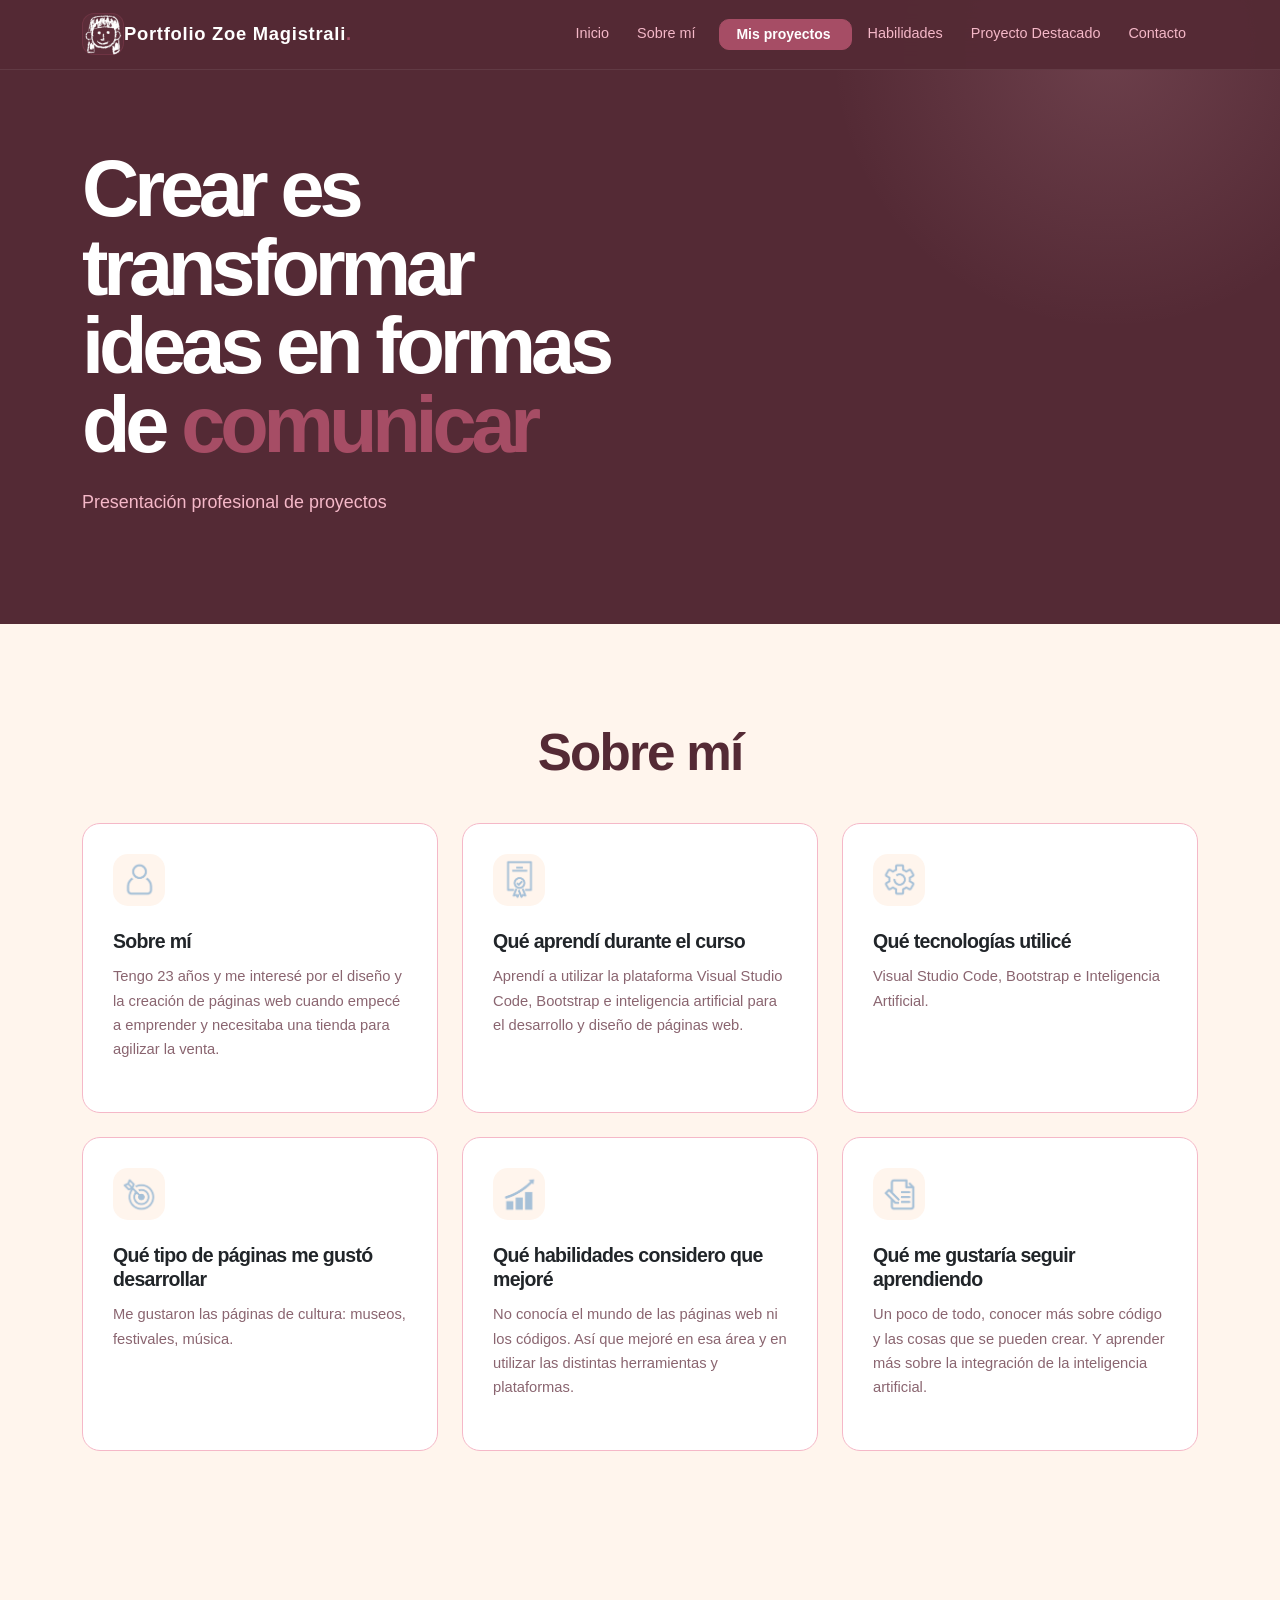
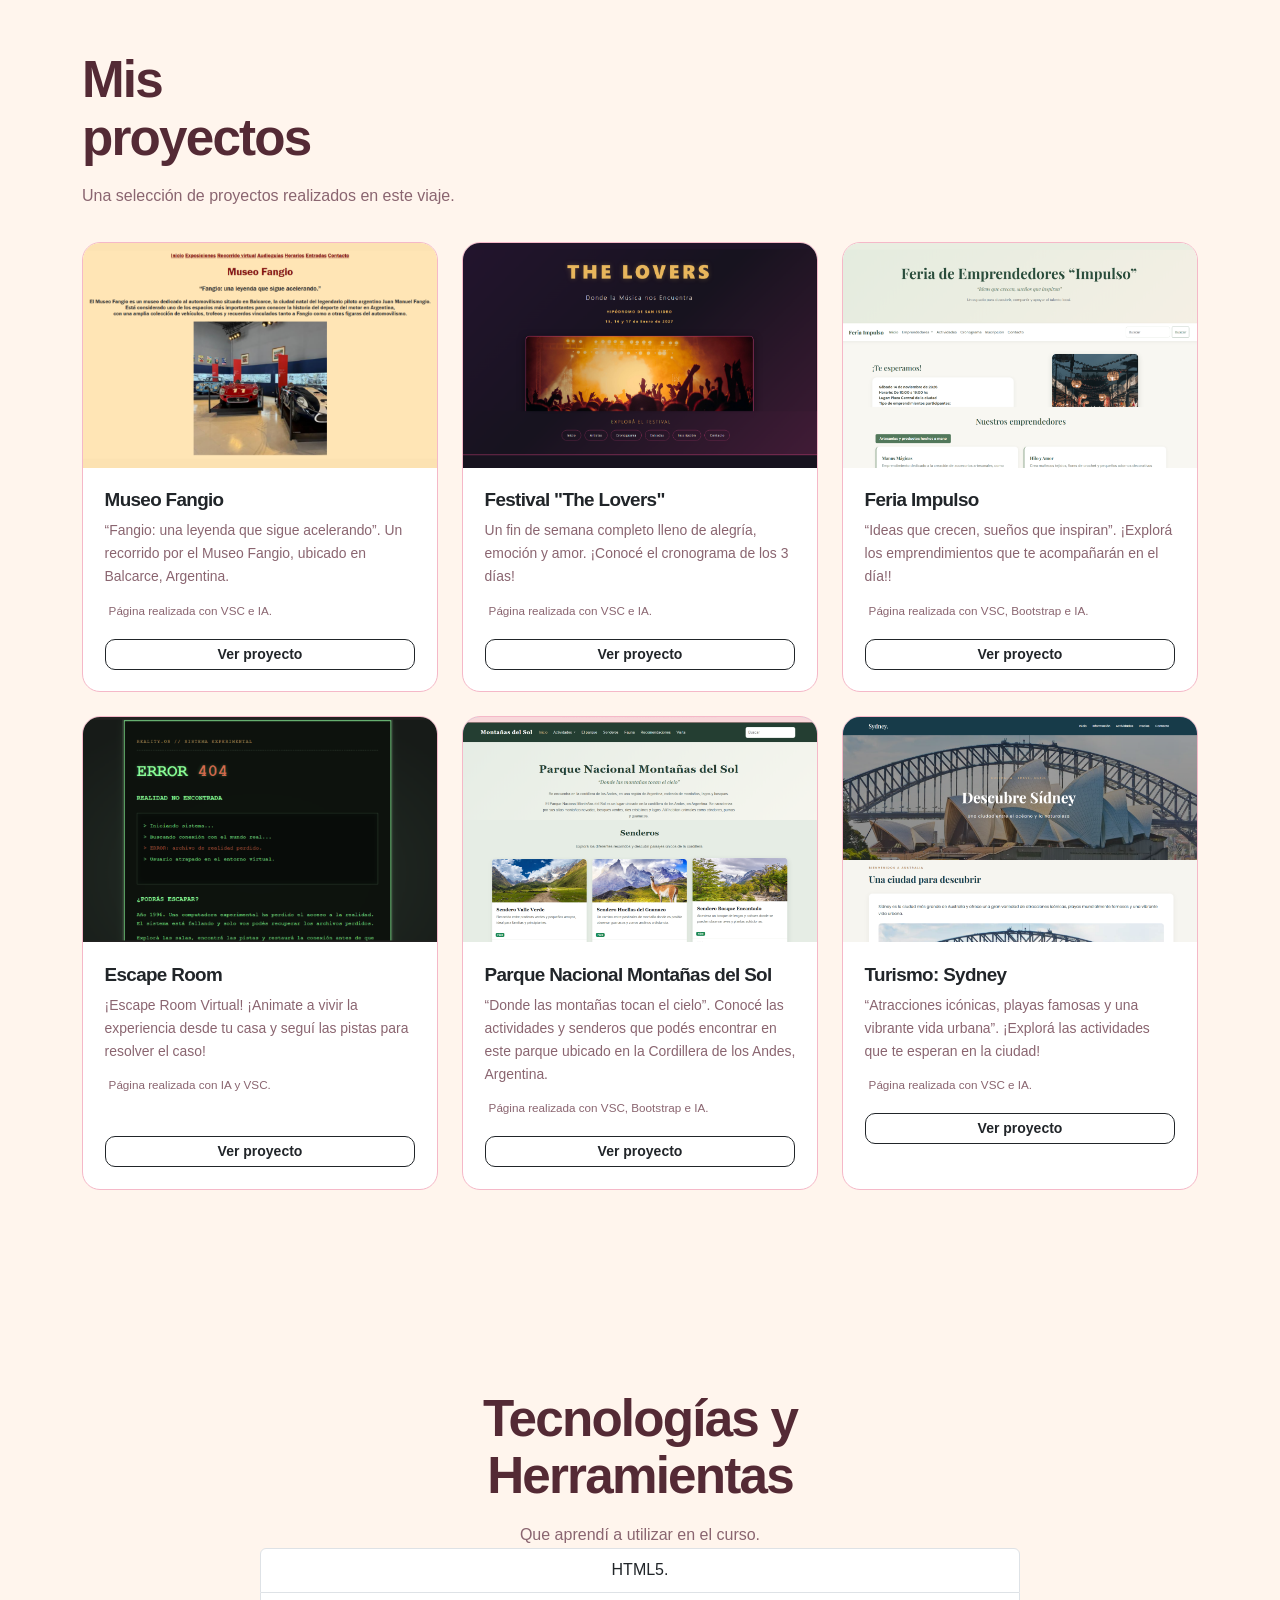
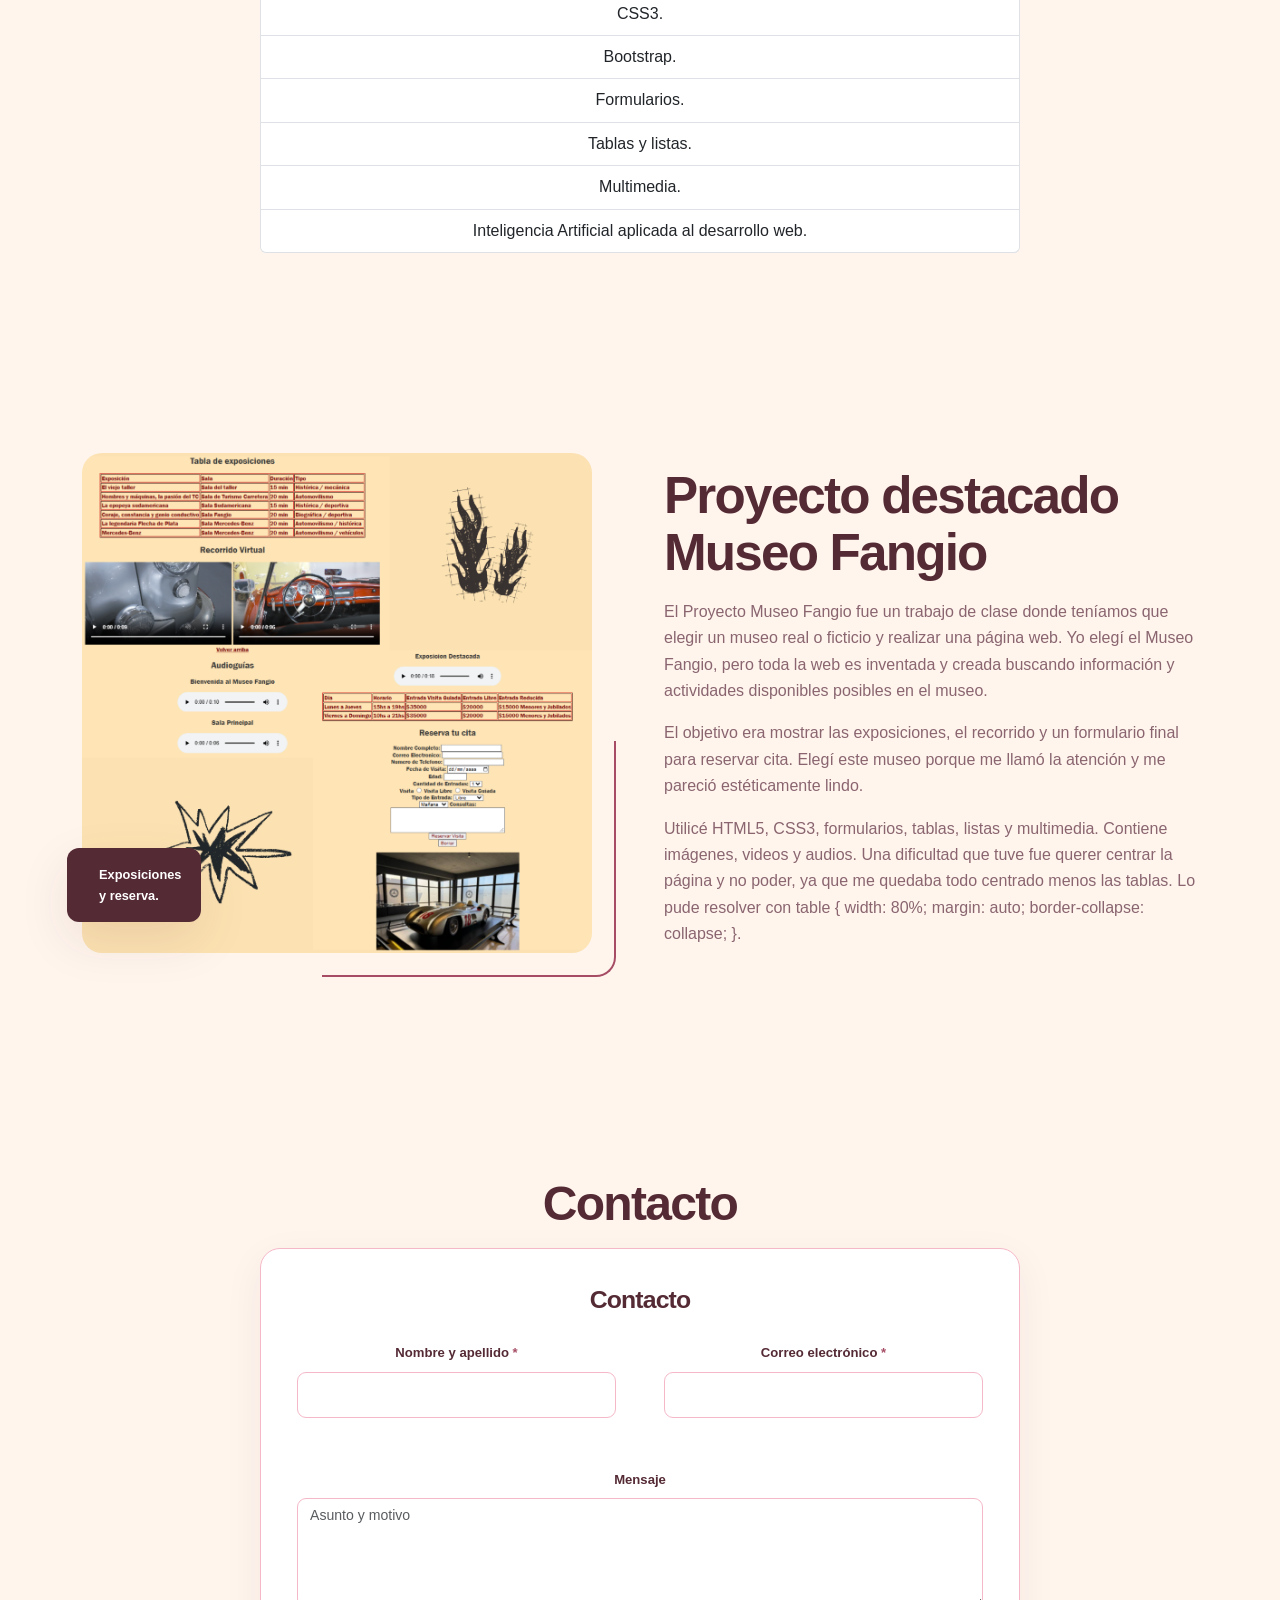
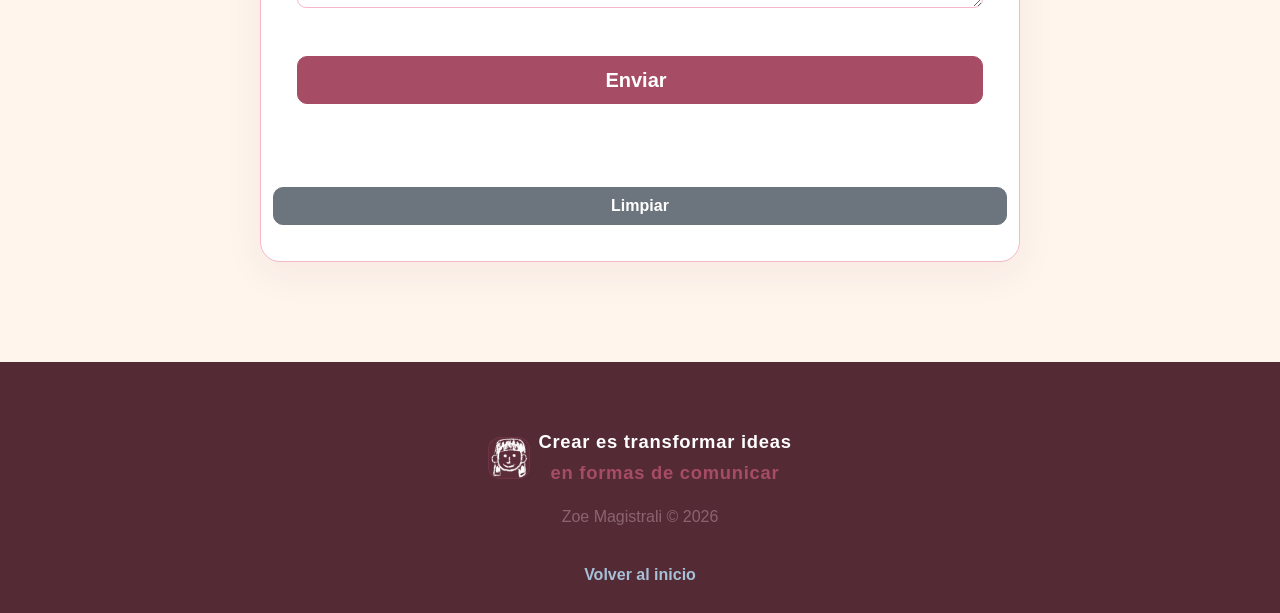
<file: index.html>
<!doctype html>
<html lang="en">
  <head>
     <meta charset="utf-8">
    <meta name="viewport" content="width=device-width, initial-scale=1">
    <title>Portfolio Zoe Magistrali</title>
    <link href="https://cdn.jsdelivr.net/npm/bootstrap@5.3.8/dist/css/bootstrap.min.css" rel="stylesheet" integrity="sha384-sRIl4kxILFvY47J16cr9ZwB07vP4J8+LH7qKQnuqkuIAvNWLzeN8tE5YBujZqJLB" crossorigin="anonymous">
    <link rel="stylesheet" href="style.css">
  </head>
  <body>
      <header>
    <nav class="navbar navbar-expand-lg navbar-dark fixed-top homection-nav" aria-label="Navegación principal">
      <div class="container">
        <span class="brand-mark">
            <img src="IMG/YO sin fondo.png" alt="Logo zoe" class="logo-img">
          </span>
        <a class="navbar-brand d-flex align-items-center gap-2" href="#inicio" aria-label="Homection, ir al inicio">
         
          <span class="brand-word">Portfolio Zoe Magistrali<span class="brand-dot">.</span></span>
        </a>
        <button class="navbar-toggler" type="button" data-bs-toggle="collapse" data-bs-target="#navPrincipal" aria-controls="navPrincipal" aria-expanded="false" aria-label="Abrir menú de navegación">
          <span class="navbar-toggler-icon"></span>
        </button>
        <div class="collapse navbar-collapse" id="navPrincipal">
          <ul class="navbar-nav ms-auto align-items-lg-center gap-lg-1">
            <li class="nav-item"><a class="nav-link" href="#inicio">Inicio</a></li>
            <li class="nav-item"><a class="nav-link" href="#Sobre mí">Sobre mí</a></li>
            <li class="nav-item ms-lg-2"><a class="btn btn-cyan btn-sm px-3" href="#proyectos">Mis proyectos<i class="bi bi-arrow-up-right ms-1" aria-hidden="true"></i></a></li>
            <li class="nav-item"><a class="nav-link" href="#habilidades">Habilidades</a></li>
            <li class="nav-item"><a class="nav-link" href="#destacado">Proyecto Destacado</a></li>
            <li class="nav-item"><a class="nav-link" href="#contacto">Contacto</a></li>
          </ul>
        </div>
      </div>
    </nav>
  </header>
  
  <main id="contenido">
    <section class="hero-section" id="inicio">
      <div class="hero-glow" aria-hidden="true"></div>
      <div class="container position-relative">
        <div class="row align-items-center g-5">
          <div class="col-lg-6">
            <h1>Crear es transformar ideas en formas de <span class="text-cyan">comunicar</span></h1>
            <p class="hero-lead">Presentación profesional de proyectos</p>
            <div class="d-flex flex-column flex-sm-row gap-3 mt-4">
            </div>
          </div>
        </div>
      </div>
    </section>

              
    <section class="section-padding section-light" id="Sobre mí">
      <div class="container">
        <div class="section-heading text-center mx-auto">
          <h2>Sobre <span class="text-cyan-dark">mí</span></h2>
        </div>
        

        <div class="row g-4 mt-2">
         <div class="col-md-6 col-lg-4">
            <article class="card solution-card h-100">
              <div class="solution-icon"><img src="IMG/yo.png" alt="" class="solution-img"></div>
              <h3>Sobre mí</h3>
              <p>Tengo 23 años y me interesé por el diseño y la creación de páginas web cuando empecé a emprender y necesitaba una tienda para agilizar la venta.</p>
            </article>
          </div>
        
          <div class="col-md-6 col-lg-4">
            <article class="card solution-card h-100">
              <div class="solution-icon"><img src="IMG/que aprendi.png" alt="" class="solution-img"></div>
              <h3>Qué aprendí durante el curso</h3>
              <p>Aprendí a utilizar la plataforma Visual Studio Code, Bootstrap e inteligencia artificial para el desarrollo y diseño de páginas web.</p>
              </article>
          </div>

          <div class="col-md-6 col-lg-4">
            <article class="card solution-card h-100">
              <div class="solution-icon"><img src="IMG/tecnolog.png" alt="" class="solution-img"></div>
              <h3>Qué tecnologías utilicé</h3>
              <p>Visual Studio Code, Bootstrap e Inteligencia Artificial.</p>
            </article>
          </div>

          <div class="col-md-6 col-lg-4">
            <article class="card solution-card h-100">
              <div class="solution-icon"><img src="IMG/paginas.png" alt="" class="solution-img"></div>
              <h3>Qué tipo de páginas me gustó desarrollar</h3>
              <p>Me gustaron las páginas de cultura: museos, festivales, música.</p>
            </article>
          </div>

          <div class="col-md-6 col-lg-4">
            <article class="card solution-card h-100">
              <div class="solution-icon"><img src="IMG/habilidades.png" alt="" class="solution-img"></div>
              <h3>Qué habilidades considero que mejoré</h3>
              <p>No conocía el mundo de las páginas web ni los códigos. Así que mejoré en esa área y en utilizar las distintas herramientas y plataformas.</p>
            </article>
          </div>

          <div class="col-md-6 col-lg-4">
            <article class="card solution-card h-100">
              <div class="solution-icon"><img src="IMG/aprendiendo.png" alt="" class="solution-img"></div>
              <h3>Qué me gustaría seguir aprendiendo</h3>
              <p>Un poco de todo, conocer más sobre código y las cosas que se pueden crear. Y aprender más sobre la integración de la inteligencia artificial.</p>
          </div>
        </div>
      </div>
    </section>

    


   




<section class="section-padding section-light" id="proyectos">
      <div class="container">
        <div class="section-heading">
          <div class="d-flex flex-column flex-lg-row justify-content-between align-items-lg-end gap-3">
            <div><h2>Mis <br><span class="text-cyan-dark">proyectos</span></h2><p class="mb-0">Una selección de proyectos realizados en este viaje.</p></div>
            <span class="price-note"><i class="bi bi-info-circle me-1" aria-hidden="true"></i></span>
          </div>
        </div>

        <div class="row g-4 mt-2">
          <div class="col-sm-6 col-lg-4">
            <article class="card product-card h-100">
              <div class="product-image-wrap"><img src="IMG/image4.png" alt="Cámara de seguridad doméstica compacta" class="product-image"></div>
              <div class="card-body d-flex flex-column"><h3 class="product-title">Museo Fangio</h3><p class="product-function">“Fangio: una leyenda que sigue acelerando”. Un recorrido por el Museo Fangio, ubicado en Balcarce, Argentina.</p><p class="compatibility"><i class="bi bi-wifi me-1" aria-hidden="true"></i>Página realizada con VSC e IA.</p>
                <div class="mt-auto d-flex justify-content-between align-items-center gap-2"></div>
                <a href="14 Museo Fangio/14museofangio.html" class="btn btn-outline-dark btn-sm product-detail"target="_blank">Ver proyecto</a>
            </article>
          </div>

          <div class="col-sm-6 col-lg-4">
            <article class="card product-card h-100">
              <div class="product-image-wrap"><img src="IMG/img festival.png" alt="Cámara de seguridad doméstica compacta" class="product-image"></div>
              <div class="card-body d-flex flex-column"><h3 class="product-title">Festival "The Lovers"</h3><p class="product-function">Un fin de semana completo lleno de alegría, emoción y amor. ¡Conocé el cronograma de los 3 días!</p><p class="compatibility"><i class="bi bi-wifi me-1" aria-hidden="true"></i>Página realizada con VSC e IA.</p>
             <div class="mt-auto d-flex justify-content-between align-items-center gap-2"></div>
                <a href="IA festival/IA festival.html" class="btn btn-outline-dark btn-sm product-detail"target="_blank">Ver proyecto</a>
            </article>
          </div>

          <div class="col-sm-6 col-lg-4">
            <article class="card product-card h-100">
              <div class="product-image-wrap"><img src="IMG/img feria.png" alt="Cámara de seguridad doméstica compacta" class="product-image"></div>
              <div class="card-body d-flex flex-column"><h3 class="product-title">Feria Impulso</h3><p class="product-function">“Ideas que crecen, sueños que inspiran”. ¡Explorá los emprendimientos que te acompañarán en el día!!</p><p class="compatibility"><i class="bi bi-wifi me-1" aria-hidden="true"></i>Página realizada con VSC, Bootstrap e IA.</p>
                <a href="ia feria emp/ia feria emp.html" class="btn btn-outline-dark btn-sm product-detail"target="_blank">Ver proyecto</a>
            </article>
          </div>

          <div class="col-sm-6 col-lg-4">
            <article class="card product-card h-100">
              <div class="product-image-wrap"><img src="IMG/image3.png" alt="Cámara de seguridad doméstica compacta" class="product-image"></div>
              <div class="card-body d-flex flex-column"><h3 class="product-title">Escape Room</h3><p class="product-function">¡Escape Room Virtual! ¡Animate a vivir la experiencia desde tu casa y seguí las pistas para resolver el caso!</p><p class="compatibility"><i class="bi bi-wifi me-1" aria-hidden="true"></i>Página realizada con IA y VSC.</p>
             <div class="mt-auto d-flex justify-content-between align-items-center gap-2"></div>
                <a href="17 Escape Room/17 Escape Room.html" class="btn btn-outline-dark btn-sm product-detail"target="_blank">Ver proyecto</a>
            </article>
          </div>

          <div class="col-sm-6 col-lg-4">
            <article class="card product-card h-100">
              <div class="product-image-wrap"><img src="IMG/parque nac.png" alt="Cámara de seguridad doméstica compacta" class="product-image"></div>
              <div class="card-body d-flex flex-column"><h3 class="product-title">Parque Nacional Montañas del Sol</h3><p class="product-function">“Donde las montañas tocan el cielo”. Conocé las actividades y senderos que podés encontrar en este parque ubicado en la Cordillera de los Andes, Argentina.</p><p class="compatibility"><i class="bi bi-wifi me-1" aria-hidden="true"></i>Página realizada con VSC, Bootstrap e IA.</p>
                <a href="IA parque nacional.html" class="btn btn-outline-dark btn-sm product-detail"target="_blank">Ver proyecto</a>
            </article>
          </div>

          <div class="col-sm-6 col-lg-4">
            <article class="card product-card h-100">
              <div class="product-image-wrap"><img src="IMG/turismo sidney.png" alt="Cámara de seguridad doméstica compacta" class="product-image"></div>
              <div class="card-body d-flex flex-column"><h3 class="product-title">Turismo: Sydney</h3><p class="product-function">“Atracciones icónicas, playas famosas y una vibrante vida urbana”. ¡Explorá las actividades que te esperan en la ciudad!</p><p class="compatibility"><i class="bi bi-wifi me-1" aria-hidden="true"></i>Página realizada con VSC e IA.</p>
                <a href="7 pag turismo x2.html" class="btn btn-outline-dark btn-sm product-detail"target="_blank">Ver proyecto</a>
            </article>
          </div>
        </div>
    </section>


        
        <section class="section-padding section-light" id="habilidades">
      <div class="container">
        <div class="section-heading text-center mx-auto">
          <div><h2>Tecnologías y <br><span class="text-cyan-dark">Herramientas</span></h2>
            <p class="mb-0">Que aprendí a utilizar en el curso.</p></div>
    <ul class="list-group">
  <li class="list-group-item">HTML5.</li>
  <li class="list-group-item">CSS3.</li>
  <li class="list-group-item">Bootstrap.</li>
  <li class="list-group-item">Formularios.</li>
  <li class="list-group-item">Tablas y listas.</li>
  <li class="list-group-item">Multimedia.</li>
  <li class="list-group-item">Inteligencia Artificial aplicada al desarrollo web.</li>
    </ul>
        </div>
      </div>
      </section>

      <section class="section-padding section-light" id="destacado">
      <div class="container">
        <div class="row align-items-center g-5">
          <div class="col-lg-6">
            <div class="about-image-wrap">
              <a href="14 Museo Fangio/14museofangio.html"><img src="IMG/fangio cuadrada.png" alt="museo" class="about-image"></a>
              
              <div class="about-stamp"><i class="bi bi-house-heart" aria-hidden="true"></i><span>Exposiciones <br>y reserva.</span></div>
            </div>
          </div>
          <div class="col-lg-6">
            <h2>Proyecto destacado<br><span class="text-cyan-dark"> Museo Fangio</span></h2>
            <p>El Proyecto Museo Fangio fue un trabajo de clase donde teníamos que elegir un museo real o ficticio y realizar una página web. Yo elegí el Museo Fangio, pero toda la web es inventada y creada buscando información y actividades disponibles posibles en el museo.</p>
            <p>El objetivo era mostrar las exposiciones, el recorrido y un formulario final para reservar cita. Elegí este museo porque me llamó la atención y me pareció estéticamente lindo.</p>
            <p>Utilicé HTML5, CSS3, formularios, tablas, listas y multimedia. Contiene imágenes, videos y audios. Una dificultad que tuve fue querer centrar la página y no poder, ya que me quedaba todo centrado menos las tablas. Lo pude resolver con table { width: 80%; margin: auto; border-collapse: collapse; }. </p>
            <div class="row g-3 mt-3">
            </div>
          </div>
        </div>
      </div>
    </section>




    <section class="section-padding contact-section" id="contacto">
      <div class="container">
            <div class="section-heading text-center mx-auto">
            <h2><span class="text-cyan-dark">Contacto</span></h2>
            <div class="contact-form-card">
              <div class="form-heading"><h3>Contacto</h3></div>
              <div class="alert alert-success d-none" id="formSuccess" role="status" tabindex="-1">¡Formulario validado! Esta demo no envía los datos a un servidor. Para recibir consultas reales, hay que conectar el formulario con un backend o servicio de formularios.</div>
              <form id="contactForm" novalidate>
                <div class="row g-5">
                  <div class="col-md-6"><label for="nombre" class="form-label">Nombre y apellido <span class="required">*</span></label><input type="text" class="form-control" id="nombre" name="nombre" autocomplete="name" required><div class="invalid-feedback">Ingresá tu nombre y apellido.</div></div>
                  <div class="col-md-6"><label for="email" class="form-label">Correo electrónico <span class="required">*</span></label><input type="email" class="form-control" id="email" name="email" autocomplete="email" required><div class="invalid-feedback">Ingresá un correo válido.</div></div>
                  <div class="col-12"><label for="comentarios" class="form-label">Mensaje</label><textarea class="form-control" id="comentarios" name="comentarios" rows="4" placeholder="Asunto y motivo"></textarea></div>
                  <div class="col-12"><button class="btn btn-cyan btn-lg w-100" type="submit">Enviar <i class="bi bi-arrow-right ms-2" aria-hidden="true"></i></button><p class="form-privacy mt-3 mb-0"><i class="bi bi-lock me-1" aria-hidden="true"></i></p></div>
                  <input type="checkbox" class="btn-check" id="btn-check-2-outlined" checked autocomplete="off"><label class="btn btn-outline-secondary" for="btn-check-2-outlined">Limpiar</label><br>
                </div>
              </form>
            </div>
            </div>
      </div>
    </section>

    <footer class="site-footer">
    <div class="container">
          <a class="navbar-brand d-inline-flex align-items-center gap-2 mb-3" href="#inicio">
            <span class="brand-mark">
            <img src="IMG/YO sin fondo.png" alt="Logo zoe" class="logo-img">
          </span>
            <span class="brand-word">Crear es transformar ideas <span class="brand-dot"><br> en formas de comunicar</span></span>
          </a>
          
        <p>Zoe Magistrali © 2026</p>

        <a href="#inicio">Volver al inicio</a>
       
          
         

    </footer>

    
  </body>
</html>
</file>
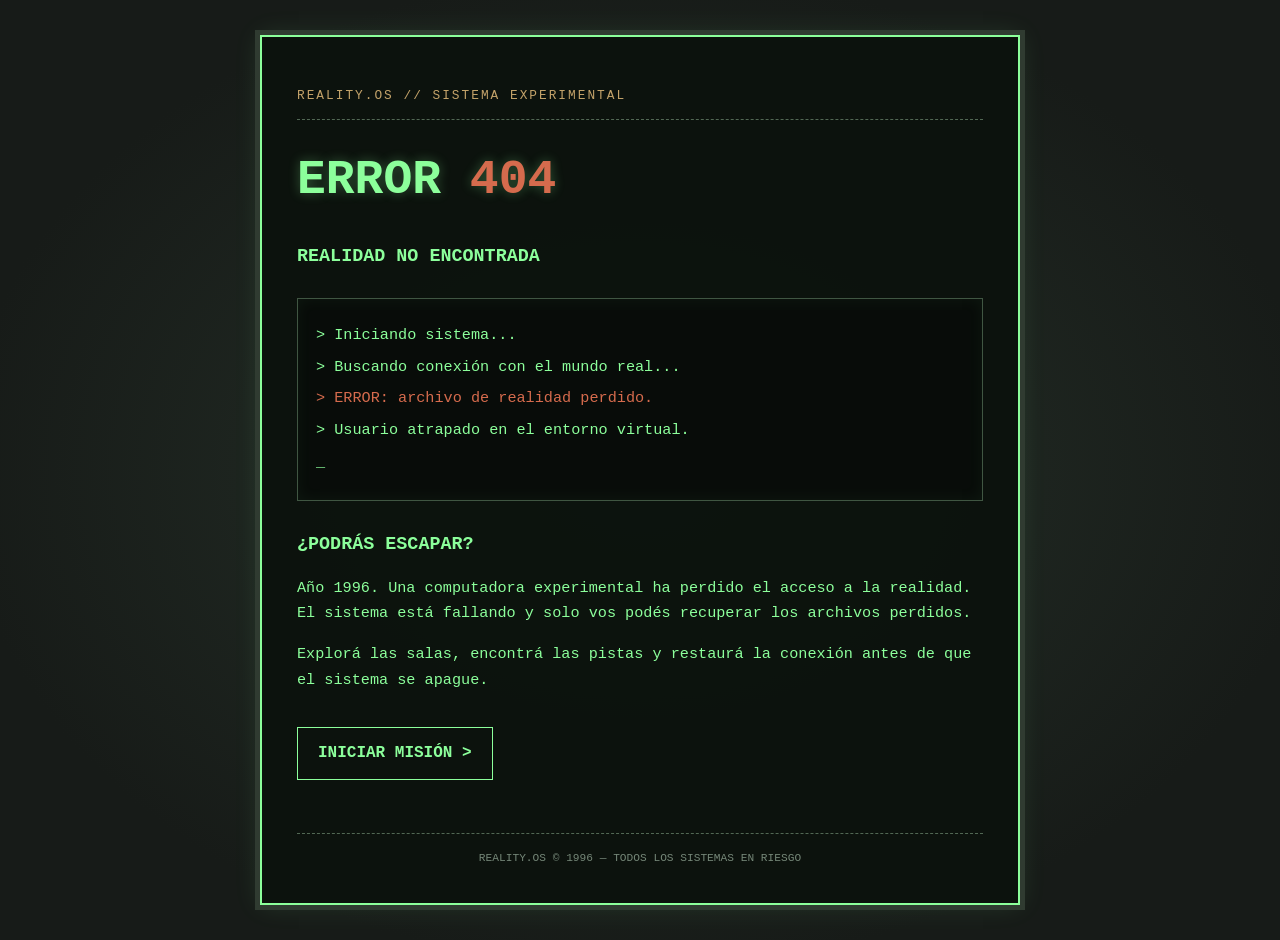
<file: 17 Escape Room/17 Escape Room.html>
<!DOCTYPE html>
<html lang="es">
<head>
    <meta charset="UTF-8">
    <meta name="viewport" content="width=device-width, initial-scale=1.0">
    <title>Error 404 | Realidad perdida</title>
    <link rel="stylesheet" href="17 escape room.css">
</head>
<body>
    <main class="terminal">
        <p class="etiqueta">REALITY.OS // SISTEMA EXPERIMENTAL</p>

        <h1>ERROR <span class="rojo">404</span></h1>
        <h2>REALIDAD NO ENCONTRADA</h2>

        <div class="pantalla">
            <p>> Iniciando sistema...</p>
            <p>> Buscando conexión con el mundo real...</p>
            <p class="rojo">> ERROR: archivo de realidad perdido.</p>
            <p>> Usuario atrapado en el entorno virtual.</p>
            <p class="cursor">_</p>
        </div>

        <h2>¿PODRÁS ESCAPAR?</h2>

        <p>
            Año 1996. Una computadora experimental ha perdido
            el acceso a la realidad. El sistema está fallando
            y solo vos podés recuperar los archivos perdidos.
        </p>

        <p>
            Explorá las salas, encontrá las pistas y restaurá
            la conexión antes de que el sistema se apague.
        </p>

        <a class="boton" href="17 sala 1.html">INICIAR MISIÓN &gt;</a>

        <footer>
            REALITY.OS © 1996 — TODOS LOS SISTEMAS EN RIESGO
        </footer>
    </main>
</body>
</html>
</file>
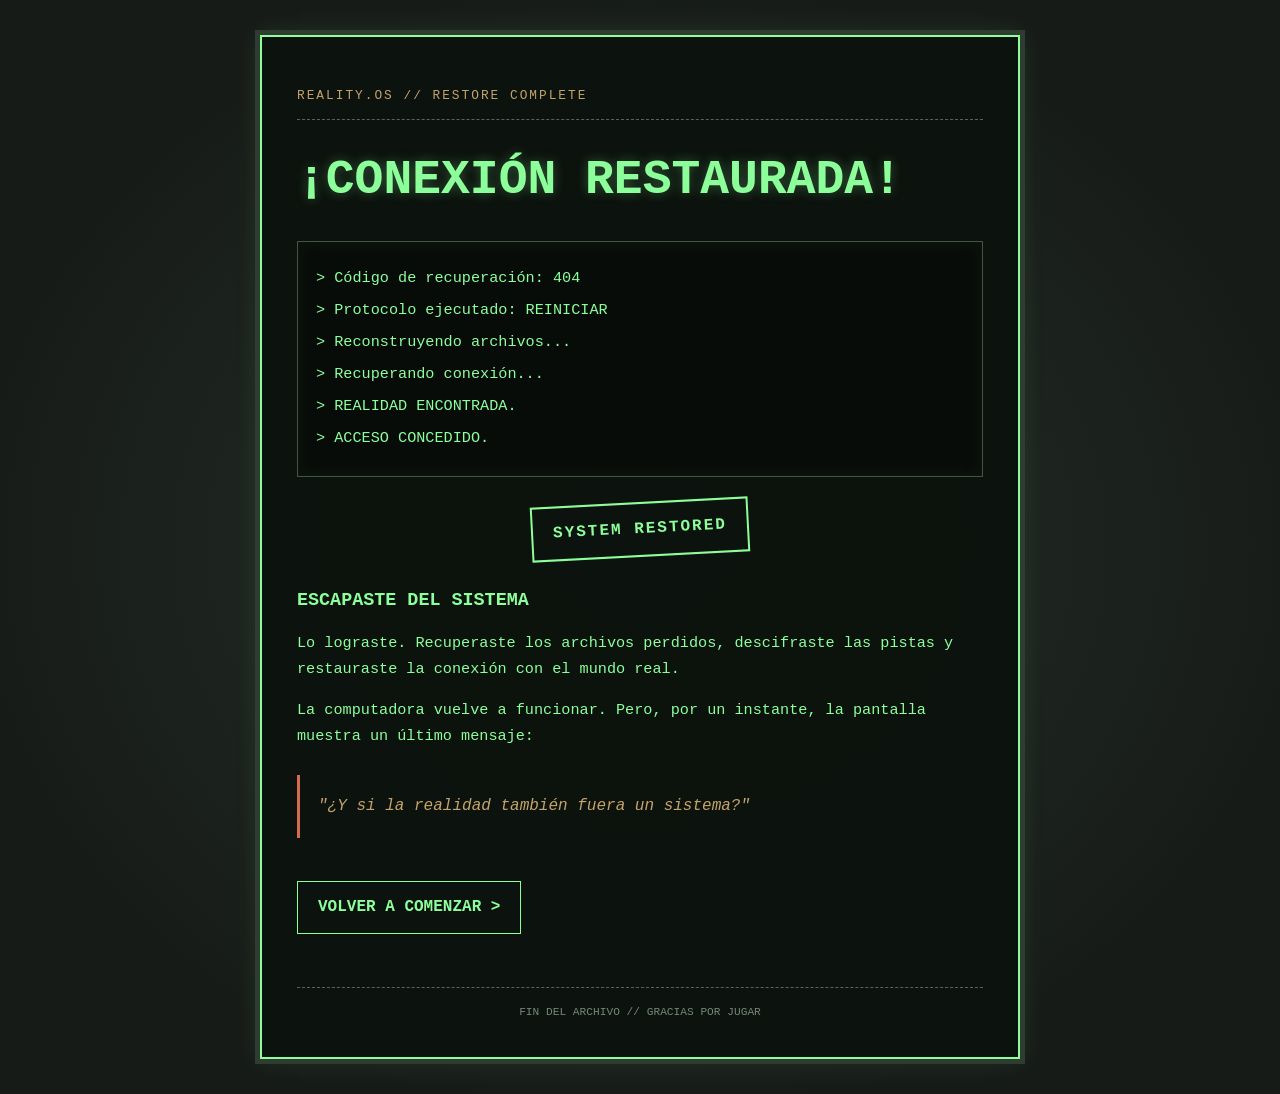
<file: 17 Escape Room/17 final.html>
<!DOCTYPE html>
<html lang="es">
<head>
    <meta charset="UTF-8">
    <meta name="viewport" content="width=device-width, initial-scale=1.0">
    <title>Misión cumplida | Error 404</title>
    <link rel="stylesheet" href="17 escape room.css">
</head>
<body>
    <main class="terminal victoria">
        <p class="etiqueta">REALITY.OS // RESTORE COMPLETE</p>

        <h1>¡CONEXIÓN RESTAURADA!</h1>

        <div class="pantalla">
            <p>> Código de recuperación: 404</p>
            <p>> Protocolo ejecutado: REINICIAR</p>
            <p>> Reconstruyendo archivos...</p>
            <p>> Recuperando conexión...</p>
            <p class="verde">> REALIDAD ENCONTRADA.</p>
            <p class="verde">> ACCESO CONCEDIDO.</p>
        </div>

        <div class="sello">SYSTEM RESTORED</div>

        <h2>ESCAPASTE DEL SISTEMA</h2>

        <p>
            Lo lograste. Recuperaste los archivos perdidos,
            descifraste las pistas y restauraste la conexión
            con el mundo real.
        </p>

        <p>
            La computadora vuelve a funcionar.
            Pero, por un instante, la pantalla muestra un
            último mensaje:
        </p>

        <blockquote>
            "¿Y si la realidad también fuera un sistema?"
        </blockquote>

        <a class="boton" href="17 Escape Room.html">VOLVER A COMENZAR &gt;</a>

        <footer>
            FIN DEL ARCHIVO // GRACIAS POR JUGAR
        </footer>
    </main>
</body>
</html>
</file>
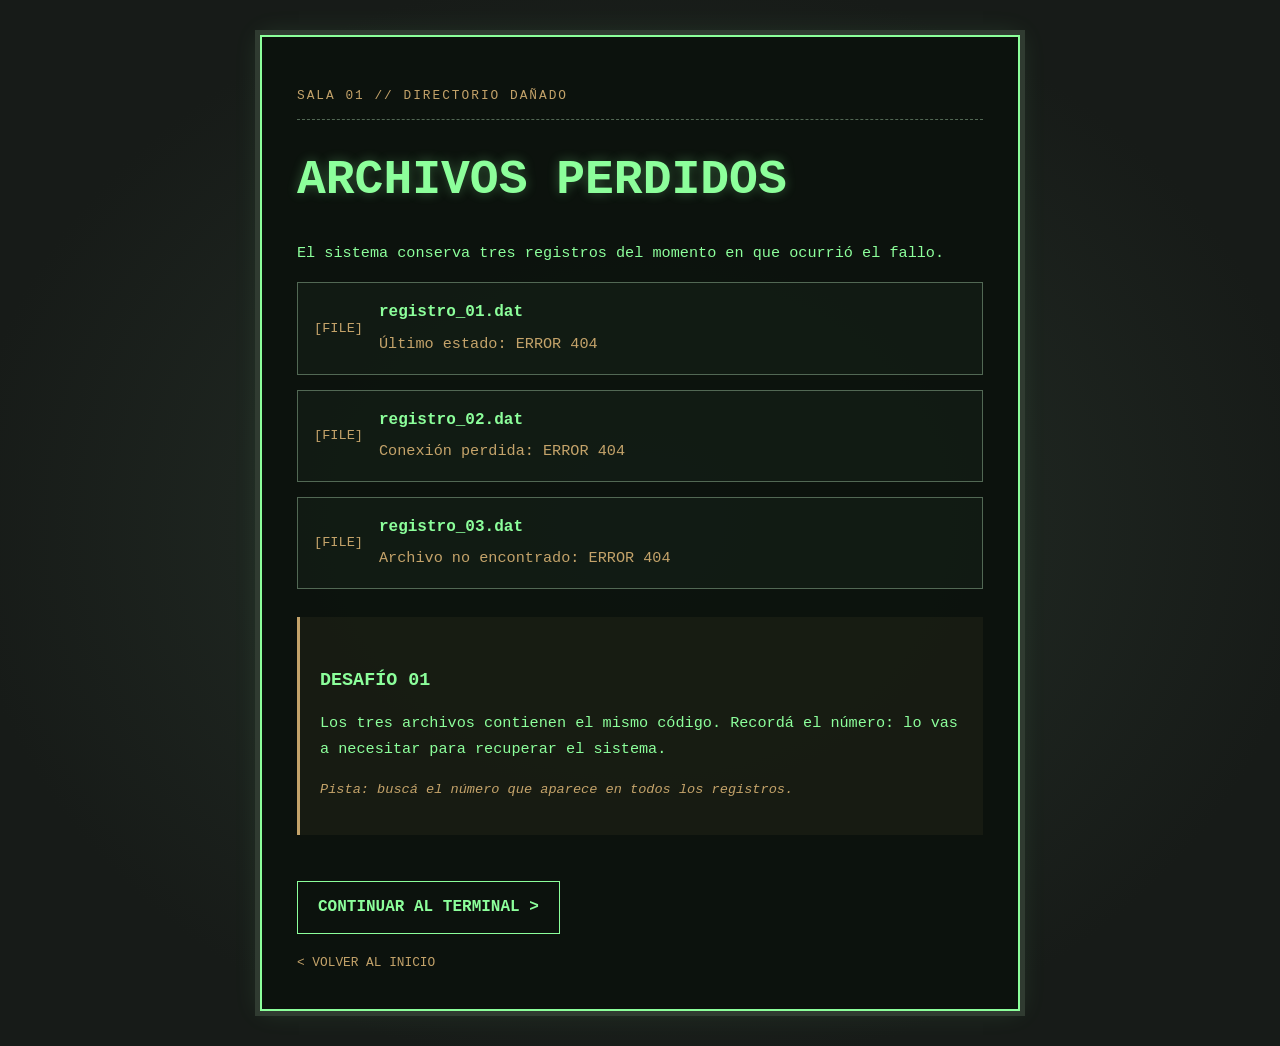
<file: 17 Escape Room/17 sala 1.html>
<!DOCTYPE html>
<html lang="es">
<head>
    <meta charset="UTF-8">
    <meta name="viewport" content="width=device-width, initial-scale=1.0">
    <title>Sala 1 | Archivos perdidos</title>
    <link rel="stylesheet" href="17 escape room.css">
</head>
<body>
    <main class="terminal">
        <p class="etiqueta">SALA 01 // DIRECTORIO DAÑADO</p>

        <h1>ARCHIVOS PERDIDOS</h1>

        <p>
            El sistema conserva tres registros del momento
            en que ocurrió el fallo.
        </p>

        <div class="archivo">
            <span class="icono">[FILE]</span>
            <div>
                <h3>registro_01.dat</h3>
                <p>Último estado: ERROR 404</p>
            </div>
        </div>

        <div class="archivo">
            <span class="icono">[FILE]</span>
            <div>
                <h3>registro_02.dat</h3>
                <p>Conexión perdida: ERROR 404</p>
            </div>
        </div>

        <div class="archivo">
            <span class="icono">[FILE]</span>
            <div>
                <h3>registro_03.dat</h3>
                <p>Archivo no encontrado: ERROR 404</p>
            </div>
        </div>

        <section class="acertijo">
            <h2>DESAFÍO 01</h2>
            <p>
                Los tres archivos contienen el mismo código.
                Recordá el número: lo vas a necesitar
                para recuperar el sistema.
            </p>
            <p class="pista">
                Pista: buscá el número que aparece
                en todos los registros.
            </p>
        </section>

        <!-- PISTA SECRETA: la clave de esta sala es 404. -->

        <a class="boton" href="17 sala 2.html">
            CONTINUAR AL TERMINAL &gt;
        </a>

        <a class="volver" href="17 Escape Room.html">
            &lt; VOLVER AL INICIO
        </a>
    </main>
</body>
</html>
</file>
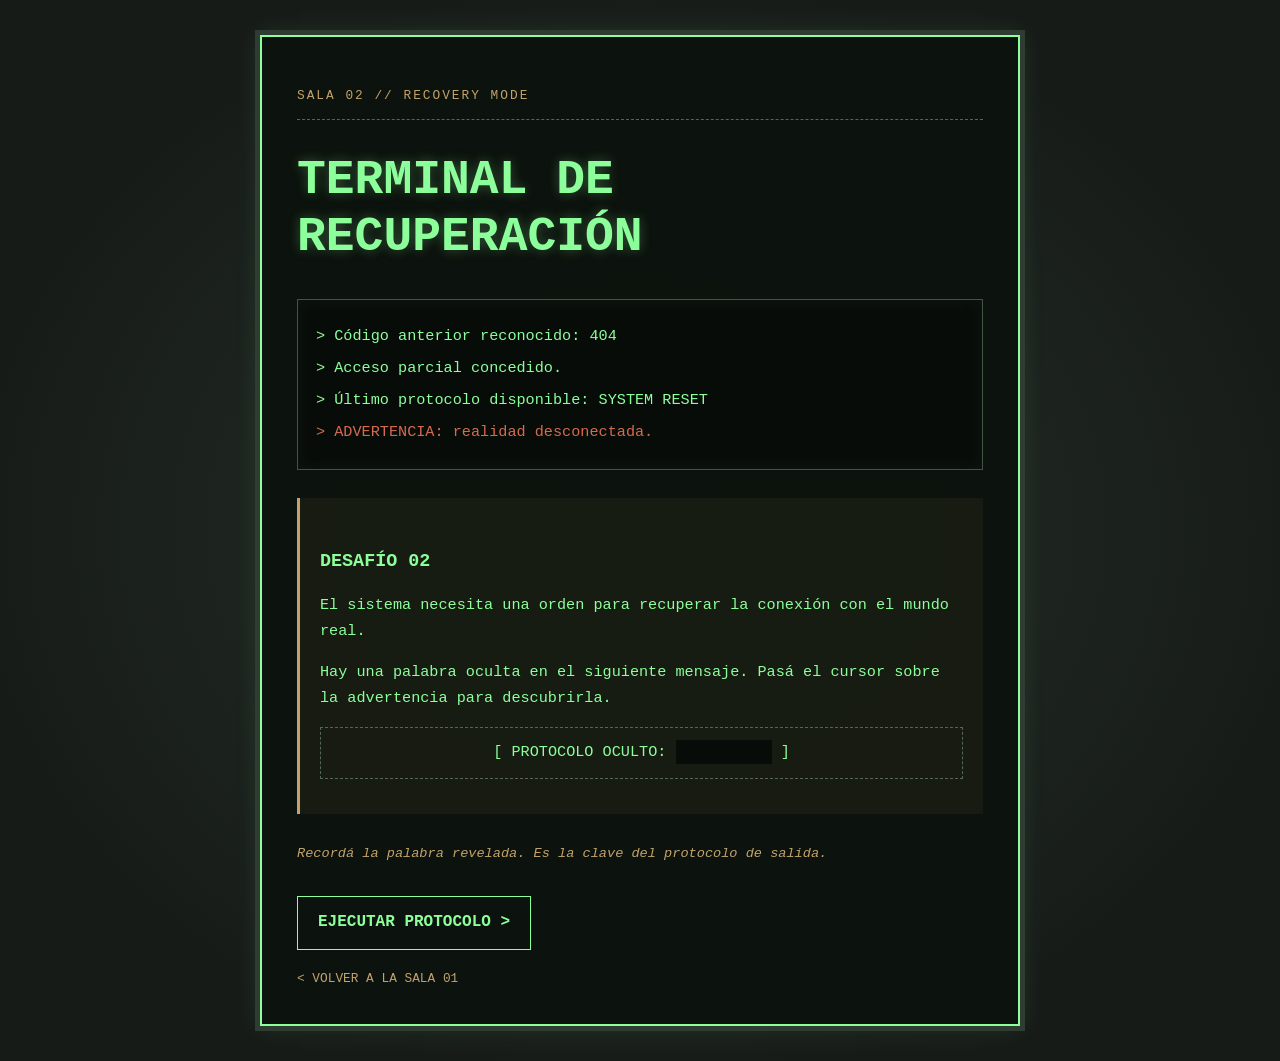
<file: 17 Escape Room/17 sala 2.html>
<!DOCTYPE html>
<html lang="es">
<head>
    <meta charset="UTF-8">
    <meta name="viewport" content="width=device-width, initial-scale=1.0">
    <title>Sala 2 | Terminal de recuperación</title>
    <link rel="stylesheet" href="17 escape room.css">
</head>
<body>
    <main class="terminal">
        <p class="etiqueta">SALA 02 // RECOVERY MODE</p>

        <h1>TERMINAL DE RECUPERACIÓN</h1>

        <div class="pantalla">
            <p>> Código anterior reconocido: 404</p>
            <p>> Acceso parcial concedido.</p>
            <p>> Último protocolo disponible: SYSTEM RESET</p>
            <p class="rojo">> ADVERTENCIA: realidad desconectada.</p>
        </div>

        <section class="acertijo">
            <h2>DESAFÍO 02</h2>

            <p>
                El sistema necesita una orden para recuperar
                la conexión con el mundo real.
            </p>

            <p>
                Hay una palabra oculta en el siguiente mensaje.
                Pasá el cursor sobre la advertencia para descubrirla.
            </p>

            <p class="secreto">
                [ PROTOCOLO OCULTO:
                <span class="revelar">REINICIAR</span> ]
            </p>
        </section>

        <p class="pista">
            Recordá la palabra revelada. Es la clave del
            protocolo de salida.
        </p>

        <a class="boton" href="17 final.html">
            EJECUTAR PROTOCOLO &gt;
        </a>

        <a class="volver" href="17 sala 1.html">
            &lt; VOLVER A LA SALA 01
        </a>
    </main>
</body>
</html>
</file>
<file: style.css>
/* HOMECTION — estilos principales */
:root {
  --navy: #542a35;
  --blue: #542a35;
  --cyan: #a64d65;
  --ice: #fff5ed;
  --steel: #a6c0d7;
  --ink: #542a35;
  --muted: #8a6570;
  --border: #f5b8c8;
  --white: #ffffff;
  --radius: 18px;
  --shadow: 0 18px 50px rgba(84, 42, 53, .10);
}
* { box-sizing: border-box; }
html { scroll-behavior: smooth; scroll-padding-top: 88px; }
body { margin: 0; color: var(--ink); background: var(--white); font-family: "Inter", sans-serif; line-height: 1.65; }
h1, h2, h3, h4, .brand-word { font-family: "Space Grotesk", sans-serif; letter-spacing: -.035em; }
h2 { font-size: clamp(2rem, 4vw, 3.25rem); line-height: 1.12; font-weight: 600; margin: 0 0 1.1rem; }
h3 { font-weight: 600; }
p { color: var(--muted); }
a { text-decoration: none; }
.logo-img {
    width: 45px;
    height: 45px;
    object-fit: contain;
}
.solution-icon img {
    width: 45px;
    height: 45px;
    object-fit: contain;
    display: block;
}
button, a { -webkit-tap-highlight-color: transparent; }
:focus-visible { outline: 3px solid var(--cyan) !important; outline-offset: 3px; }
.skip-link { position: absolute; top: -100px; left: 1rem; z-index: 2000; padding: .75rem 1rem; background: var(--cyan); color: var(--white); border-radius: 8px; font-weight: 700; }
.skip-link:focus { top: 1rem; }
.text-cyan { color: var(--cyan) !important; }
.text-cyan-dark { color: #542a35; }
.btn { border-radius: 10px; font-weight: 600; transition: transform .2s ease, background-color .2s ease, border-color .2s ease; }
.btn:hover { transform: translateY(-2px); }
.btn-cyan { background: var(--cyan); border: 1px solid var(--cyan); color: var(--white); }
.btn-cyan:hover, .btn-cyan:focus { background: #f5b8c8; border-color: #f5b8c8; color: var(--navy); }
.btn-dark-blue { background: var(--navy); color: #fff; border: 1px solid var(--navy); padding: .85rem 1.25rem; }
.btn-dark-blue:hover { background: var(--blue); color: #fff; }
.homection-nav { background: rgba(84, 42, 53, .94); backdrop-filter: blur(16px); border-bottom: 1px solid rgba(255,255,255,.08); padding: .75rem 0; }
.navbar-brand { margin: 0; }
.brand-mark { display: inline-flex; align-items: center; justify-content: center; width: 42px; height: 42px; background: rgba(166,77,101,.10); border: 1px solid rgba(166,77,101,.24); border-radius: 12px; flex: 0 0 auto; }
.brand-mark svg { width: 34px; height: 34px; fill: none; stroke: var(--cyan); stroke-width: 3; stroke-linecap: round; stroke-linejoin: round; }
.brand-word { color: #fff; font-size: 1.15rem; font-weight: 700; letter-spacing: .04em; }
.brand-dot { color: var(--cyan); }
.navbar-nav .nav-link { color: #f5b8c8; font-size: .9rem; padding: .65rem .75rem !important; transition: color .2s ease; }
.navbar-nav .nav-link:hover, .navbar-nav .nav-link.active { color: var(--cyan); }
.navbar-toggler { border-color: rgba(255,255,255,.25); box-shadow: none !important; }
.hero-section { position: relative; overflow: hidden; padding: 150px 0 82px; background: var(--navy); color: #fff; }
.hero-glow { position: absolute; width: 580px; height: 580px; top: -240px; right: -120px; border-radius: 50%; background: radial-gradient(circle, rgba(245,184,200,.15), transparent 68%); pointer-events: none; }
.hero-section .container { z-index: 1; }
.eyebrow, .section-kicker { display: inline-flex; align-items: center; gap: .65rem; font-size: .72rem; font-weight: 700; letter-spacing: .16em; color: #a64d65; margin-bottom: 1.1rem; }
.hero-section .eyebrow { color: var(--cyan); }
.eyebrow-line { width: 28px; height: 2px; background: var(--cyan); }
.hero-section h1 { font-size: clamp(3.1rem, 6.2vw, 5.65rem); line-height: .99; font-weight: 600; letter-spacing: -.065em; margin: 0 0 1.5rem; }
.hero-lead { max-width: 530px; color: #f5b8c8; font-size: 1.12rem; }
.hero-proof { display: flex; flex-wrap: wrap; gap: 1rem 1.25rem; }
.proof-item { display: flex; align-items: center; gap: .5rem; color: #f5b8c8; font-size: .78rem; }
.proof-item i { color: var(--cyan); font-size: 1rem; }
.hero-visual { position: relative; padding: 0 12px 18px 0; }
.hero-image { display: block; width: 100%; height: 510px; object-fit: cover; border-radius: 22px; }
.hero-image-shade { position: absolute; inset: 0 12px 18px 0; border-radius: 22px; background: linear-gradient(180deg, transparent 45%, rgba(84,42,53,.38)); pointer-events: none; }
.floating-panel { position: absolute; display: flex; align-items: center; gap: .75rem; padding: .85rem 1rem; background: rgba(255,255,255,.96); color: var(--ink); box-shadow: 0 12px 35px rgba(84,42,53,.18); border: 1px solid rgba(255,255,255,.65); border-radius: 14px; min-width: 225px; }
.panel-top { top: 11%; left: -24px; }
.panel-bottom { bottom: 13%; right: -14px; }
.panel-icon { width: 38px; height: 38px; display: grid; place-items: center; color: #542a35; background: #fff5ed; border-radius: 10px; font-size: 1.1rem; }
.floating-panel strong, .floating-panel small { display: block; line-height: 1.4; }
.floating-panel strong { font-size: .82rem; }
.floating-panel small { color: var(--muted); font-size: .72rem; margin-top: .2rem; }
.status-dot, .caption-dot { width: 8px; height: 8px; border-radius: 50%; background: #a64d65; margin-left: auto; }
.panel-check { display: grid; place-items: center; margin-left: auto; color: #a64d65; font-size: 1.1rem; }
.visual-caption { position: absolute; bottom: 0; left: 18px; display: flex; align-items: center; gap: .5rem; color: #fff; font-size: .75rem; text-shadow: 0 1px 6px #542a35; }
.caption-dot { width: 7px; height: 7px; background: var(--cyan); }
.hero-bottom-line { position: absolute; bottom: 0; left: 0; right: 0; height: 1px; background: linear-gradient(90deg, transparent, rgba(245,184,200,.5), transparent); }
.trust-strip { padding: 25px 0; background: #542a35; border-bottom: 1px solid rgba(255,255,255,.07); }
.trust-strip .row > div { display: flex; justify-content: center; align-items: center; gap: .75rem; }
.trust-number { color: var(--cyan); font-family: "Space Grotesk", sans-serif; font-size: .85rem; font-weight: 700; }
.trust-label { color: #f5b8c8; font-size: .78rem; }
.section-padding { padding: 100px 0; }
.section-light { background: var(--ice); }
.section-heading { max-width: 760px; }
.section-heading.text-center { text-align: center; }
.section-heading p { max-width: 650px; margin: 0 auto; }
.solution-card { border: 1px solid var(--border); border-radius: var(--radius); padding: 30px; background: #fff; transition: transform .25s ease, box-shadow .25s ease, border-color .25s ease; }
.solution-card:hover { transform: translateY(-5px); border-color: rgba(166,77,101,.55); box-shadow: var(--shadow); }
.solution-icon { width: 52px; height: 52px; display: grid; place-items: center; border-radius: 15px; background: #fff5ed; color: #542a35; font-size: 1.45rem; margin-bottom: 1.5rem; }
.solution-card h3 { font-size: 1.22rem; margin-bottom: .7rem; }
.solution-card p { font-size: .92rem; margin-bottom: 1.3rem; }
.text-link { display: inline-flex; align-items: center; gap: .5rem; border: 0; background: transparent; color: #a64d65; font-weight: 700; font-size: .87rem; padding: 0; text-align: left; margin-top: auto; }
.text-link:hover { color: #542a35; }
.process-section { background: var(--navy); color: #fff; }
.process-section h2 { margin-bottom: 0; }
.section-intro { color: #f5b8c8; }
.process-grid { position: relative; }
.process-step { position: relative; height: 100%; padding: 1.5rem 1.1rem; border-top: 1px solid rgba(166,192,215,.35); }
.step-number { display: inline-block; color: var(--cyan); font-size: .75rem; font-weight: 700; letter-spacing: .1em; margin-bottom: 1.1rem; }
.process-icon { width: 50px; height: 50px; display: grid; place-items: center; border: 1px solid rgba(166,77,101,.35); background: rgba(166,77,101,.08); border-radius: 14px; color: var(--cyan); font-size: 1.3rem; margin-bottom: 1.2rem; }
.process-step h3 { font-size: 1.05rem; }
.process-step p { font-size: .85rem; color: #f5b8c8; margin: 0; }
.process-note { display: flex; align-items: flex-start; gap: .65rem; color: #f5b8c8; font-size: .8rem; padding: 1rem 1.1rem; background: rgba(255,255,255,.04); border-radius: 10px; }
.process-note i { color: var(--cyan); }
.price-note { color: var(--muted); font-size: .78rem; white-space: nowrap; }
.product-card { border: 1px solid var(--border); border-radius: var(--radius); overflow: hidden; background: #fff; transition: transform .25s ease, box-shadow .25s ease; }
.product-card:hover { transform: translateY(-4px); box-shadow: var(--shadow); }
.product-image-wrap { position: relative; overflow: hidden; background: #a6c0d7; height: 225px; }
.product-image { width: 100%; height: 100%; object-fit: cover; transition: transform .45s ease; }
.product-card:hover .product-image { transform: scale(1.04); }
.product-badge { position: absolute; z-index: 1; top: 14px; left: 14px; background: rgba(84,42,53,.88); color: #fff; border-radius: 50px; padding: .35rem .7rem; font-size: .68rem; font-weight: 600; }
.product-card .card-body { padding: 1.35rem; }
.product-title { font-size: 1.18rem; margin-bottom: .45rem; }
.product-function { font-size: .87rem; margin-bottom: .8rem; }
.compatibility { color: #8a6570; font-size: .73rem; margin-bottom: 1.15rem; }
.product-price { color: var(--navy); font-size: 1rem; white-space: nowrap; }
.product-card .btn { white-space: nowrap; }
.plans-section { background: #542a35; color: #fff; }
.plans-section .section-heading p { color: #f5b8c8; }
.plan-card { position: relative; overflow: hidden; background: #542a35; border: 1px solid rgba(166,192,215,.22); border-radius: 20px; padding: 2rem; display: flex; flex-direction: column; }
.plan-featured { border-color: var(--cyan); background: linear-gradient(160deg, #a64d65, #542a35 65%); box-shadow: 0 18px 50px rgba(84,42,53,.18); }
.featured-ribbon { position: absolute; top: 18px; right: -35px; transform: rotate(35deg); width: 145px; text-align: center; background: var(--cyan); color: var(--white); font-size: .58rem; font-weight: 800; padding: .35rem 0; }
.plan-label { color: var(--cyan); font-size: .68rem; letter-spacing: .12em; font-weight: 700; }
.plan-card h3 { font-size: 2rem; margin: .6rem 0 .25rem; }
.plan-description { color: #f5b8c8; font-size: .88rem; min-height: 3rem; }
.plan-price { display: flex; flex-direction: column; padding: 1.2rem 0; margin: .5rem 0 1rem; border-top: 1px solid rgba(255,255,255,.12); border-bottom: 1px solid rgba(255,255,255,.12); }
.plan-price span, .plan-price small { color: #f5b8c8; font-size: .75rem; }
.plan-price strong { color: #fff; font-family: "Space Grotesk", sans-serif; font-size: 1.8rem; letter-spacing: -.04em; }
.plan-features { list-style: none; padding: 0; margin: 0 0 1.75rem; flex: 1; }
.plan-features li { display: flex; gap: .65rem; color: #f5b8c8; font-size: .83rem; margin-bottom: .85rem; }
.plan-features i { color: var(--cyan); font-size: 1rem; }
.plan-features .muted-feature { color: #a6c0d7; }
.plan-features .muted-feature i { color: #a6c0d7; }
.plan-cta { margin-top: auto; }
.plan-disclaimer { color: #a6c0d7; }
.demo-section { background: #fff; }
.demo-section h2 { max-width: 550px; }
.demo-section p { max-width: 520px; }
.demo-list { list-style: none; padding: 0; margin: 1.5rem 0 0; }
.demo-list li { display: flex; gap: .7rem; margin-bottom: .7rem; color: #542a35; font-size: .9rem; }
.demo-list i { color: #a64d65; }
.video-frame { position: relative; overflow: hidden; border-radius: 20px; background: var(--navy); box-shadow: var(--shadow); }
.video-frame video { display: block; width: 100%; aspect-ratio: 16 / 10; object-fit: cover; }
.video-caption { display: flex; justify-content: space-between; align-items: center; gap: 1rem; background: var(--navy); color: #fff; padding: 1rem 1.25rem; font-size: .8rem; }
.video-caption span:last-child { color: var(--cyan); font-size: .7rem; text-transform: uppercase; letter-spacing: .08em; }
.about-image-wrap { position: relative; padding: 0 24px 24px 0; }
.about-image { display: block; width: 100%; height: 500px; object-fit: cover; border-radius: 20px; }
.about-image-wrap::after { content: ""; position: absolute; z-index: 0; right: 0; bottom: 0; width: 55%; height: 45%; border-right: 2px solid var(--cyan); border-bottom: 2px solid var(--cyan); border-radius: 0 0 20px 0; pointer-events: none; }
.about-stamp { position: absolute; z-index: 1; left: -15px; bottom: 55px; display: flex; align-items: center; gap: .8rem; padding: 1rem 1.2rem; border-radius: 12px; background: var(--navy); color: #fff; box-shadow: var(--shadow); font-size: .8rem; font-weight: 600; }
.about-stamp i { font-size: 1.5rem; color: var(--cyan); }
.about-value { height: 100%; padding: 1rem; border: 1px solid var(--border); border-radius: 12px; display: flex; flex-direction: column; gap: .3rem; }
.about-value i { color: #a64d65; font-size: 1.3rem; margin-bottom: .25rem; }
.about-value strong { font-size: .88rem; }
.about-value span { color: var(--muted); font-size: .76rem; }
.faq-section { background: var(--navy); color: #fff; }
.faq-section p { color: #f5b8c8; }
.light-link { color: var(--cyan); margin-top: 1rem; }
.homection-accordion .accordion-item { background: transparent; color: #fff; border: 0; border-bottom: 1px solid rgba(166,192,215,.25); }
.homection-accordion .accordion-button { background: transparent; color: #fff; box-shadow: none; padding: 1.25rem 2.5rem 1.25rem 0; font-weight: 600; }
.homection-accordion .accordion-button::after { filter: invert(1); }
.homection-accordion .accordion-button:not(.collapsed) { color: var(--cyan); }
.homection-accordion .accordion-body { color: #f5b8c8; padding: 0 2rem 1.25rem 0; font-size: .9rem; }
.contact-section { background: var(--ice); }
.contact-section h2 { font-size: clamp(2rem, 4vw, 3rem); }
.contact-info-list { display: grid; gap: 1.25rem; margin-top: 2rem; }
.contact-info-item { display: flex; gap: .9rem; align-items: flex-start; }
.contact-info-icon { display: grid; place-items: center; width: 42px; height: 42px; flex: 0 0 42px; background: #f5b8c8; color: #542a35; border-radius: 12px; font-size: 1.1rem; }
.contact-info-item strong, .contact-info-item span, .contact-info-item a { display: block; }
.contact-info-item strong { font-size: .9rem; margin-bottom: .15rem; }
.contact-info-item div > span, .contact-info-item a { color: var(--muted); font-size: .84rem; }
.contact-info-item a:hover { color: #a64d65; }
.contact-demo-alert { font-size: .78rem; border: 1px solid #f5b8c8; background: #fff5ed; color: #542a35; }
.contact-form-card { background: #fff; border: 1px solid var(--border); border-radius: 20px; padding: clamp(1.25rem, 3vw, 2.25rem); box-shadow: 0 12px 40px rgba(84,42,53,.06); }
.form-heading { margin-bottom: 1.5rem; }
.form-heading h3 { font-size: 1.55rem; margin-bottom: .4rem; }
.form-heading p { font-size: .88rem; margin: 0; }
.form-label { color: #542a35; font-size: .82rem; font-weight: 600; }
.required { color: #a64d65; }
.form-control, .form-select { border-color: #f5b8c8; border-radius: 9px; min-height: 46px; font-size: .88rem; }
textarea.form-control { min-height: 110px; }
.form-control:focus, .form-select:focus { border-color: #a64d65; box-shadow: 0 0 0 .22rem rgba(166,77,101,.17); }
.form-check-label { color: #542a35; font-size: .82rem; }
.form-check-input:checked { background-color: #a64d65; border-color: #a64d65; }
.form-privacy { color: #8a6570; font-size: .72rem; text-align: center; }
.map-section { position: relative; min-height: 350px; background: #a6c0d7; }
.map-section iframe { display: block; width: 100%; height: 350px; border: 0; filter: grayscale(25%); }
.map-label { position: absolute; left: max(1rem, calc((100% - 1140px) / 2)); bottom: 1.5rem; display: flex; gap: .8rem; align-items: center; max-width: calc(100% - 2rem); padding: .9rem 1.1rem; border-radius: 12px; background: #fff; box-shadow: var(--shadow); }
.map-label > i { color: #a64d65; font-size: 1.3rem; }
.map-label strong, .map-label span { display: block; }
.map-label strong { font-size: .82rem; }
.map-label span { font-size: .74rem; color: var(--muted); }
.site-footer { background: #542a35; color: #fff; padding: 65px 0 25px; }
.footer-about { color: #f5b8c8; font-size: .85rem; max-width: 340px; }
.footer-title { font-family: "Inter", sans-serif; font-size: .9rem; letter-spacing: 0; margin-bottom: 1.2rem; }
.footer-links { list-style: none; margin: 0; padding: 0; display: grid; gap: .65rem; }
.footer-links a { color: #f5b8c8; font-size: .82rem; transition: color .2s ease; }
.footer-links a:hover { color: var(--cyan); }
footer {text-align: center; }
footer a {
    display: inline-block;
    margin-top: 15px;
    color: #a6c0d7;
    text-decoration: none;
    font-weight: bold;
}
.social-links { display: flex; gap: .6rem; margin-top: 1.4rem; }
.social-links a { display: grid; place-items: center; width: 38px; height: 38px; color: #f5b8c8; border: 1px solid rgba(255,255,255,.15); border-radius: 10px; transition: background .2s ease, color .2s ease; }
.social-links a:hover { color: var(--white); background: var(--cyan); }
.footer-bottom { border-top: 1px solid rgba(255,255,255,.12); padding-top: 1.3rem; color: #a6c0d7; font-size: .75rem; }
.footer-disclaimer { color: #a6c0d7; font-size: .68rem; margin-top: 1rem; }
.detail-modal { border: 0; border-radius: 18px; overflow: hidden; }

.detail-modal .modal-header, .detail-modal .modal-footer { border-color: var(--border); padding: 1.25rem 1.5rem; }
.detail-modal .modal-body { padding: 1.5rem; }
.detail-modal .modal-body p { color: #542a35; }
.modal-meta { display: flex; flex-wrap: wrap; gap: .5rem; }
.modal-meta span { display: inline-flex; align-items: center; gap: .4rem; background: var(--ice); border-radius: 8px; padding: .5rem .7rem; color: #542a35; font-size: .8rem; }
@media (max-width: 991.98px) {
  .navbar-collapse { padding: 1rem 0 .5rem; }
  .navbar-nav .nav-link { padding: .6rem 0 !important; }
  .hero-section { padding-top: 125px; }
  .hero-visual { max-width: 680px; margin: 0 auto; }
  .hero-image { height: 440px; }
  .panel-top { left: 10px; }
  .panel-bottom { right: 5px; }
  .section-padding { padding: 80px 0; }
  .process-step { padding: 1.25rem .75rem; }
  .price-note { white-space: normal; }
}
@media (max-width: 575.98px) {
  html { scroll-padding-top: 76px; }
  .hero-section { padding: 112px 0 55px; }
  .hero-section h1 { font-size: clamp(2.85rem, 13vw, 4rem); }
  .hero-lead { font-size: 1rem; }
  .hero-proof { gap: .75rem 1rem; }
  .proof-item { font-size: .72rem; }
  .hero-image { height: 340px; }
  .hero-visual { padding-right: 0; }
  .hero-image-shade { right: 0; }
  .floating-panel { min-width: 0; padding: .65rem .75rem; gap: .55rem; }
  .floating-panel strong { font-size: .72rem; }
  .floating-panel small { font-size: .65rem; }
  .panel-icon { width: 32px; height: 32px; font-size: .95rem; }
  .panel-top { top: 8%; left: -4px; }
  .panel-bottom { bottom: 12%; right: -4px; }
  .visual-caption { left: 10px; }
  .trust-strip .row > div { justify-content: flex-start; }
  .trust-label { font-size: .7rem; }
  .section-padding { padding: 65px 0; }
  .solution-card { padding: 24px; }
  .product-image-wrap { height: 205px; }
  .product-card .card-body { padding: 1rem; }
  .product-title { font-size: 1.05rem; }
  .product-price { font-size: .9rem; }
  .product-card .btn { font-size: .73rem; padding: .4rem .55rem; }
  .plan-card { padding: 1.5rem; }
  .plan-price strong { font-size: 1.65rem; }
  .about-image { height: 360px; }
  .about-stamp { left: 0; bottom: 45px; }
  .contact-form-card { padding: 1.2rem; }
  .map-section iframe { height: 300px; }
  .map-label { bottom: 1rem; }
  .site-footer { padding-top: 50px; }
}
@media (prefers-reduced-motion: reduce) {
  *, *::before, *::after { scroll-behavior: auto !important; animation-duration: .01ms !important; animation-iteration-count: 1 !important; transition-duration: .01ms !important; }
}
</file>
<file: 17 Escape Room/17 escape room.css>
/* ==================================
   ERROR 404: REALIDAD PERDIDA
   Estilo retro - computadora 1996
   ================================== */

* {
    box-sizing: border-box;
}

body {
    margin: 0;
    padding: 35px 16px;
    background-color: #171B18;
    background-image:
        radial-gradient(ellipse at center, #263129 0%, #171B18 75%);
    color: #8CFF9B;
    font-family: "Courier New", monospace;
    line-height: 1.7;
    min-height: 100vh;
}

.terminal {
    max-width: 760px;
    margin: 0 auto;
    padding: 35px;
    border: 2px solid #8CFF9B;
    outline: 5px solid #303B31;
    background-color: rgba(12, 18, 13, 0.96);
    box-shadow: 0 0 25px rgba(140, 255, 155, 0.12);
    animation: aparecer 0.8s ease;
}

.etiqueta {
    color: #C4A36A;
    font-size: 0.8rem;
    letter-spacing: 2px;
    border-bottom: 1px dashed #526854;
    padding-bottom: 12px;
}

h1 {
    font-size: clamp(1.8rem, 5vw, 3rem);
    line-height: 1.2;
    overflow-wrap: anywhere;
    text-shadow: 0 0 12px rgba(140, 255, 155, 0.3);
}

h2 {
    font-size: 1.15rem;
    margin-top: 28px;
}

h3 {
    margin: 0;
    font-size: 1rem;
}

p {
    font-size: 0.95rem;
}

.rojo {
    color: #D56B4D;
}

.verde {
    color: #8CFF9B;
}

.pantalla {
    margin: 25px 0;
    padding: 18px;
    background: #080C09;
    border: 1px solid #405642;
    box-shadow: inset 0 0 15px rgba(140, 255, 155, 0.05);
}

.pantalla p {
    margin: 6px 0;
    overflow-wrap: anywhere;
}

.cursor {
    animation: parpadeo 1s steps(2, start) infinite;
}

.archivo {
    display: flex;
    align-items: center;
    gap: 16px;
    margin: 15px 0;
    padding: 16px;
    border: 1px solid #526854;
    background: rgba(140, 255, 155, 0.035);
    transition: background-color 0.3s, transform 0.3s;
}

.archivo:hover {
    background-color: rgba(140, 255, 155, 0.12);
    transform: translateX(5px);
}

.archivo p {
    margin: 5px 0 0;
    color: #C4A36A;
}

.icono {
    color: #C4A36A;
    font-size: 0.85rem;
}

.acertijo {
    margin: 28px 0;
    padding: 20px;
    border-left: 3px solid #C4A36A;
    background: rgba(196, 163, 106, 0.06);
}

.pista {
    color: #C4A36A;
    font-size: 0.85rem;
    font-style: italic;
}

.secreto {
    padding: 12px;
    border: 1px dashed #526854;
    text-align: center;
}

.revelar {
    color: #080C09;
    background-color: #080C09;
    padding: 3px 7px;
    cursor: help;
    transition: color 0.3s, background-color 0.3s;
}

.revelar:hover,
.revelar:focus {
    color: #8CFF9B;
    background-color: #263129;
    outline: 1px solid #8CFF9B;
}

.boton {
    display: inline-block;
    margin: 18px 0;
    padding: 12px 20px;
    border: 1px solid #8CFF9B;
    color: #8CFF9B;
    text-decoration: none;
    font-weight: bold;
    transition: all 0.25s ease;
}

.boton:hover,
.boton:focus {
    color: #171B18;
    background: #8CFF9B;
    box-shadow: 0 0 15px rgba(140, 255, 155, 0.25);
}

.volver {
    display: block;
    width: fit-content;
    color: #C4A36A;
    font-size: 0.8rem;
    text-decoration: none;
}

.volver:hover {
    color: #8CFF9B;
    text-decoration: underline;
}

.sello {
    display: table;
    margin: 25px auto;
    padding: 12px 20px;
    border: 2px solid #8CFF9B;
    color: #8CFF9B;
    font-weight: bold;
    transform: rotate(-3deg);
    letter-spacing: 2px;
}

blockquote {
    margin: 25px 0;
    padding: 18px;
    border-left: 3px solid #D56B4D;
    color: #C4A36A;
    font-style: italic;
}

footer {
    margin-top: 35px;
    padding-top: 15px;
    border-top: 1px dashed #526854;
    color: #758778;
    font-size: 0.7rem;
    text-align: center;
}

@keyframes parpadeo {
    to {
        visibility: hidden;
    }
}

@keyframes aparecer {
    from {
        opacity: 0;
        transform: translateY(8px);
    }

    to {
        opacity: 1;
        transform: translateY(0);
    }
}

@media (max-width: 600px) {
    body {
        padding: 20px 12px;
    }

    .terminal {
        padding: 20px 16px;
    }

    .archivo {
        gap: 10px;
        padding: 12px;
    }

    .boton {
        max-width: 100%;
        overflow-wrap: anywhere;
    }
}

@media (prefers-reduced-motion: reduce) {
    *,
    *::before,
    *::after {
        animation: none !important;
        transition: none !important;
    }
}
</file>
